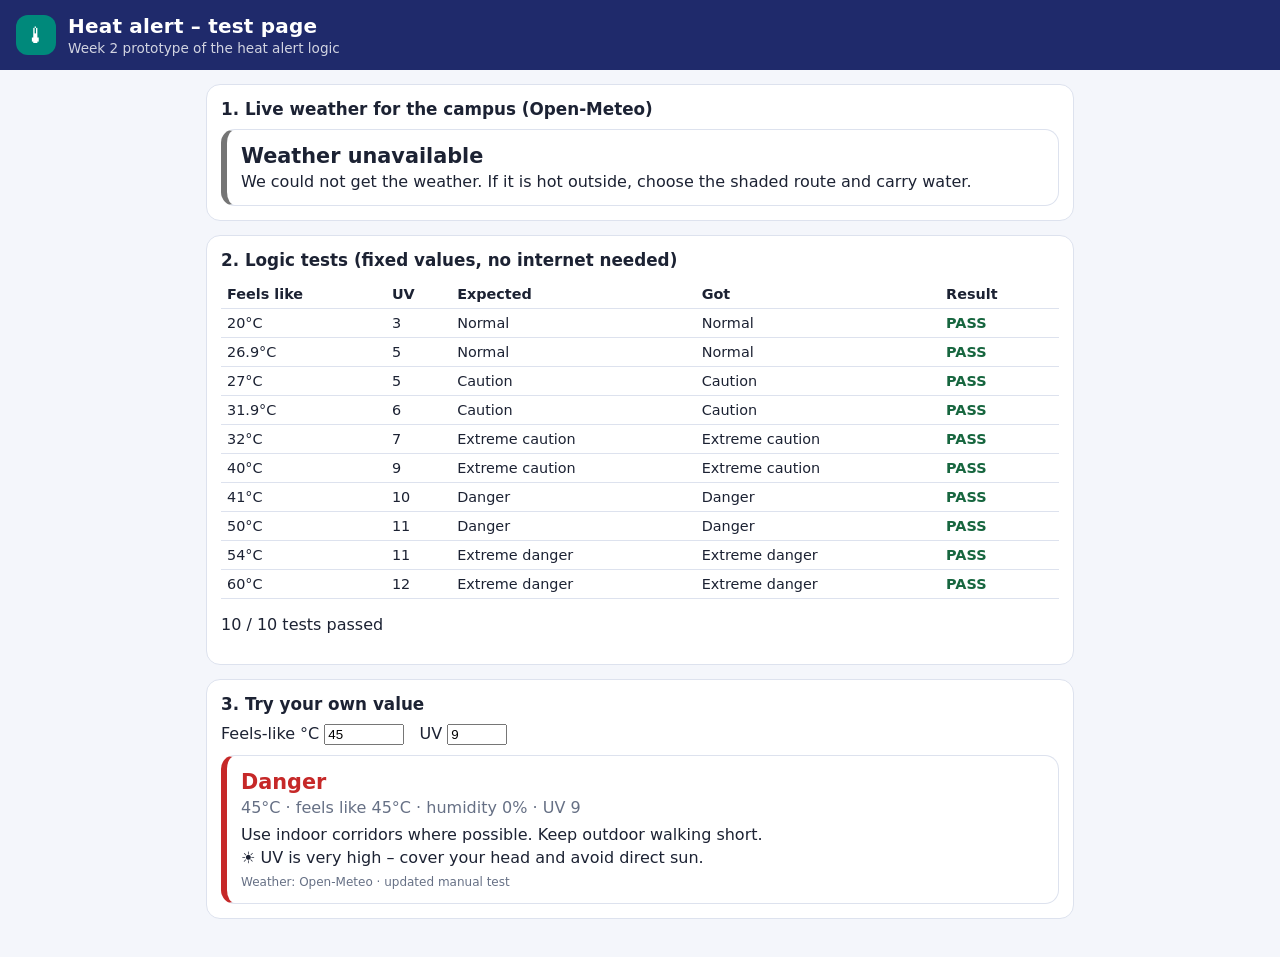
<file: heat-test.html>
<!DOCTYPE html>
<html lang="en">
<head>
  <meta charset="UTF-8">
  <meta name="viewport" content="width=device-width, initial-scale=1">
  <title>CoolPath – Heat Alert Test</title>
  <link rel="stylesheet" href="css/style.css">
  <style>
    .card { background: #fff; border: 1px solid var(--border); border-radius: 14px; padding: 14px; margin-bottom: 14px; }
    .heat-level { font-size: 1.3rem; font-weight: 700; }
    .heat-numbers { margin: 4px 0 8px; color: var(--muted); }
    .heat-advice { margin-top: 4px; }
    .heat-source { margin-top: 8px; font-size: .75rem; color: var(--muted); }
    table { width: 100%; border-collapse: collapse; font-size: .9rem; }
    th, td { text-align: left; padding: 6px; border-bottom: 1px solid var(--border); }
    .pass { color: #17663f; font-weight: 700; }
    .fail { color: #c62828; font-weight: 700; }
    h2 { font-size: 1.05rem; margin: 0 0 10px; }
  </style>
</head>
<body>
  <header class="topbar"><div class="brand"><span class="logo">🌡</span>
    <div><h1>Heat alert – test page</h1><p class="subtitle">Week 2 prototype of the heat alert logic</p></div></div>
  </header>
  <main>
    <section class="card">
      <h2>1. Live weather for the campus (Open-Meteo)</h2>
      <div id="heat-alert" class="card" style="margin:0">Loading weather…</div>
    </section>

    <section class="card">
      <h2>2. Logic tests (fixed values, no internet needed)</h2>
      <table>
        <thead><tr><th>Feels like</th><th>UV</th><th>Expected</th><th>Got</th><th>Result</th></tr></thead>
        <tbody id="tests"></tbody>
      </table>
      <p id="summary"></p>
    </section>

    <section class="card">
      <h2>3. Try your own value</h2>
      <label>Feels-like °C <input id="try-temp" type="number" value="45" style="width:80px"></label>
      <label style="margin-left:10px">UV <input id="try-uv" type="number" value="9" style="width:60px"></label>
      <div id="try-out" class="card" style="margin:10px 0 0"></div>
    </section>
  </main>

  <script src="js/config.js"></script>
  <script src="js/heat.js"></script>
  <script>
    const H = window.CoolPathHeat;
    const loc = window.COOLPATH_CONFIG.campusLocation;

    // 1. Live weather
    const box = document.getElementById("heat-alert");
    H.fetchWeather(loc.lat, loc.lng)
      .then(w => H.render(box, w))
      .catch(err => { console.error(err); H.renderOffline(box); });

    // 2. Automatic tests
    const cases = [
      [20, 3, "Normal"], [26.9, 5, "Normal"], [27, 5, "Caution"], [31.9, 6, "Caution"],
      [32, 7, "Extreme caution"], [40, 9, "Extreme caution"], [41, 10, "Danger"],
      [50, 11, "Danger"], [54, 11, "Extreme danger"], [60, 12, "Extreme danger"]
    ];
    let passed = 0;
    const tbody = document.getElementById("tests");
    cases.forEach(([t, uv, expected]) => {
      const got = H.classify(t, uv).label;
      const ok = got === expected;
      if (ok) passed++;
      tbody.insertAdjacentHTML("beforeend",
        `<tr><td>${t}°C</td><td>${uv}</td><td>${expected}</td><td>${got}</td>
         <td class="${ok ? "pass" : "fail"}">${ok ? "PASS" : "FAIL"}</td></tr>`);
    });
    document.getElementById("summary").textContent = `${passed} / ${cases.length} tests passed`;

    // 3. Manual try
    function tryIt() {
      const t = Number(document.getElementById("try-temp").value);
      const uv = Number(document.getElementById("try-uv").value);
      H.render(document.getElementById("try-out"),
        { temperature: t, feelsLike: t, humidity: 0, uv, time: "manual test" });
    }
    document.getElementById("try-temp").addEventListener("input", tryIt);
    document.getElementById("try-uv").addEventListener("input", tryIt);
    tryIt();
  </script>
</body>
</html>
</file>
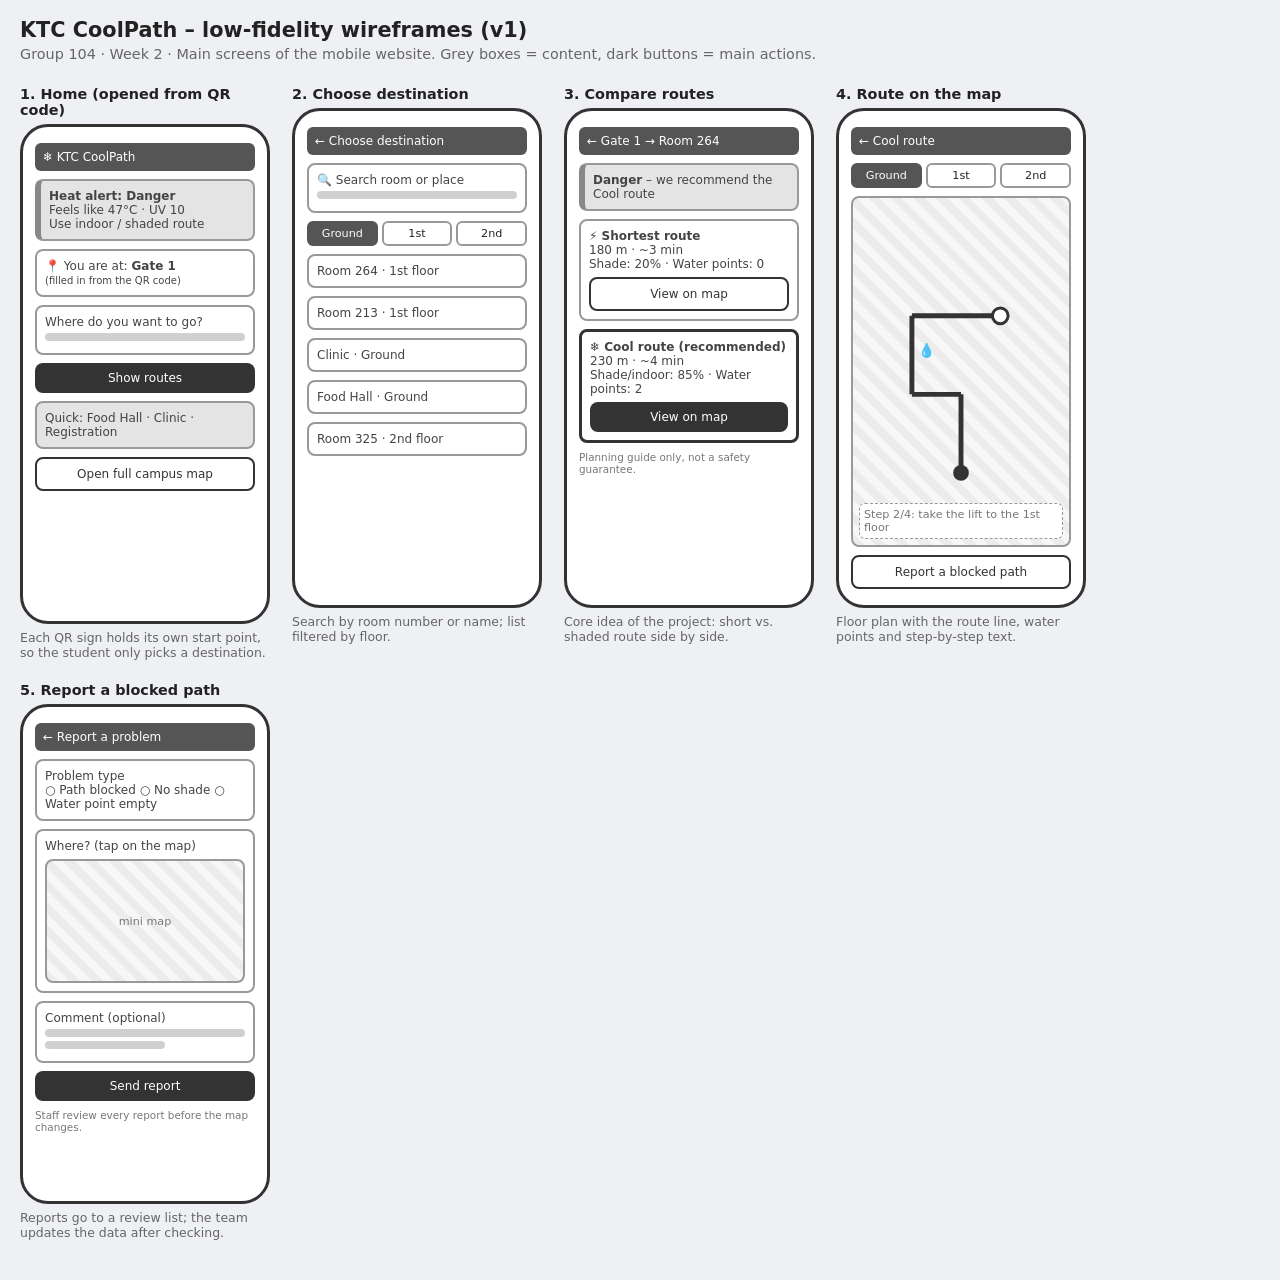
<file: docs/wireframes.html>
<!DOCTYPE html>
<html lang="en">
<head>
  <meta charset="UTF-8">
  <meta name="viewport" content="width=device-width, initial-scale=1">
  <title>CoolPath – Wireframes</title>
  <style>
    body { margin:0; font-family: system-ui, -apple-system, "Segoe UI", Roboto, Arial, sans-serif; background:#eef0f4; color:#222; }
    header { padding:18px 20px 6px; }
    header h1 { margin:0; font-size:1.3rem; }
    header p { margin:4px 0 0; color:#666; font-size:.9rem; }
    .row { display:flex; flex-wrap:wrap; gap:22px; padding:18px 20px 40px; }
    .screen { width:250px; }
    .screen h2 { font-size:.9rem; margin:0 0 6px; }
    .screen .desc { font-size:.78rem; color:#666; margin:6px 0 0; }
    .phone { width:250px; height:500px; background:#fff; border:3px solid #333; border-radius:28px; padding:16px 12px; box-sizing:border-box; display:flex; flex-direction:column; gap:8px; overflow:hidden; }
    .bar { height:28px; background:#555; border-radius:6px; color:#fff; font-size:.75rem; display:flex; align-items:center; padding:0 8px; }
    .box { border:2px solid #999; border-radius:8px; padding:8px; font-size:.75rem; color:#444; }
    .fill { background:#e4e4e4; }
    .alert { border-left:6px solid #888; }
    .btn { background:#333; color:#fff; border-radius:8px; text-align:center; padding:8px; font-size:.75rem; }
    .btn.ghost { background:#fff; color:#333; border:2px solid #333; }
    .map { flex:1; background: repeating-linear-gradient(45deg,#ececec,#ececec 8px,#f7f7f7 8px,#f7f7f7 16px); border:2px solid #999; border-radius:8px; position:relative; font-size:.7rem; color:#777; display:flex; align-items:center; justify-content:center; }
    .tabs { display:flex; gap:4px; } .tabs span { flex:1; text-align:center; border:2px solid #999; border-radius:6px; font-size:.7rem; padding:4px 0; }
    .tabs span.on { background:#555; color:#fff; border-color:#555; }
    .line { height:8px; background:#d0d0d0; border-radius:4px; margin:4px 0; }
    .line.s { width:60%; }
    .note { position:absolute; bottom:6px; left:6px; right:6px; background:#fff; border:1px dashed #999; padding:4px; border-radius:6px; }
    svg { position:absolute; inset:0; }
  </style>
</head>
<body>
  <header>
    <h1>KTC CoolPath – low-fidelity wireframes (v1)</h1>
    <p>Group 104 · Week 2 · Main screens of the mobile website. Grey boxes = content, dark buttons = main actions.</p>
  </header>

  <div class="row">
    <!-- 1 -->
    <div class="screen">
      <h2>1. Home (opened from QR code)</h2>
      <div class="phone">
        <div class="bar">❄ KTC CoolPath</div>
        <div class="box alert fill"><strong>Heat alert: Danger</strong><br>Feels like 47°C · UV 10<br>Use indoor / shaded route</div>
        <div class="box">📍 You are at: <strong>Gate 1</strong><br><small>(filled in from the QR code)</small></div>
        <div class="box">Where do you want to go?<div class="line"></div></div>
        <div class="btn">Show routes</div>
        <div class="box fill">Quick: Food Hall · Clinic · Registration</div>
        <div class="btn ghost">Open full campus map</div>
      </div>
      <p class="desc">Each QR sign holds its own start point, so the student only picks a destination.</p>
    </div>

    <!-- 2 -->
    <div class="screen">
      <h2>2. Choose destination</h2>
      <div class="phone">
        <div class="bar">← Choose destination</div>
        <div class="box">🔍 Search room or place<div class="line"></div></div>
        <div class="tabs"><span class="on">Ground</span><span>1st</span><span>2nd</span></div>
        <div class="box">Room 264 · 1st floor</div>
        <div class="box">Room 213 · 1st floor</div>
        <div class="box">Clinic · Ground</div>
        <div class="box">Food Hall · Ground</div>
        <div class="box">Room 325 · 2nd floor</div>
      </div>
      <p class="desc">Search by room number or name; list filtered by floor.</p>
    </div>

    <!-- 3 -->
    <div class="screen">
      <h2>3. Compare routes</h2>
      <div class="phone">
        <div class="bar">← Gate 1 → Room 264</div>
        <div class="box alert fill"><strong>Danger</strong> – we recommend the Cool route</div>
        <div class="box"><strong>⚡ Shortest route</strong><br>180 m · ~3 min<br>Shade: 20% · Water points: 0<div class="btn ghost" style="margin-top:6px">View on map</div></div>
        <div class="box" style="border-color:#333;border-width:3px"><strong>❄ Cool route (recommended)</strong><br>230 m · ~4 min<br>Shade/indoor: 85% · Water points: 2<div class="btn" style="margin-top:6px">View on map</div></div>
        <p style="font-size:.65rem;color:#777;margin:0">Planning guide only, not a safety guarantee.</p>
      </div>
      <p class="desc">Core idea of the project: short vs. shaded route side by side.</p>
    </div>

    <!-- 4 -->
    <div class="screen">
      <h2>4. Route on the map</h2>
      <div class="phone">
        <div class="bar">← Cool route</div>
        <div class="tabs"><span class="on">Ground</span><span>1st</span><span>2nd</span></div>
        <div class="map">
          <svg viewBox="0 0 220 300" preserveAspectRatio="none"><polyline points="110,280 110,200 60,200 60,120 150,120" fill="none" stroke="#333" stroke-width="5" stroke-dasharray="2 0"/><circle cx="110" cy="280" r="8" fill="#333"/><circle cx="150" cy="120" r="8" fill="#fff" stroke="#333" stroke-width="3"/><text x="66" y="160" font-size="14">💧</text></svg>
          <div class="note">Step 2/4: take the lift to the 1st floor</div>
        </div>
        <div class="btn ghost">Report a blocked path</div>
      </div>
      <p class="desc">Floor plan with the route line, water points and step-by-step text.</p>
    </div>

    <!-- 5 -->
    <div class="screen">
      <h2>5. Report a blocked path</h2>
      <div class="phone">
        <div class="bar">← Report a problem</div>
        <div class="box">Problem type<br>○ Path blocked ○ No shade ○ Water point empty</div>
        <div class="box">Where? (tap on the map)<div class="map" style="height:120px;flex:none;margin-top:6px">mini map</div></div>
        <div class="box">Comment (optional)<div class="line"></div><div class="line s"></div></div>
        <div class="btn">Send report</div>
        <p style="font-size:.65rem;color:#777;margin:0">Staff review every report before the map changes.</p>
      </div>
      <p class="desc">Reports go to a review list; the team updates the data after checking.</p>
    </div>
  </div>
</body>
</html>
</file>
<file: css/style.css>
/* =========================================================
   KTC CoolPath – styles (mobile first)
   ========================================================= */
:root {
  --navy: #1f2a6b;
  --navy-2: #2c3a8c;
  --teal: #00897b;
  --bg: #f4f6fb;
  --card: #ffffff;
  --text: #1c2233;
  --muted: #667085;
  --border: #dde2ee;
  --warn-bg: #fff4e5;
  --warn: #a15c00;
  --radius: 14px;
}

* { box-sizing: border-box; }

html, body {
  margin: 0;
  padding: 0;
  background: var(--bg);
  color: var(--text);
  font-family: system-ui, -apple-system, "Segoe UI", Roboto, Arial, sans-serif;
  -webkit-text-size-adjust: 100%;
}

/* ---------- top bar ---------- */
.topbar {
  background: var(--navy);
  color: #fff;
  padding: 14px 16px calc(14px) 16px;
  padding-top: max(14px, env(safe-area-inset-top));
}
.brand { display: flex; align-items: center; gap: 12px; }
.logo {
  width: 40px; height: 40px; border-radius: 12px;
  background: var(--teal); display: grid; place-items: center;
  font-size: 22px;
}
.topbar h1 { margin: 0; font-size: 1.25rem; letter-spacing: .2px; }
.subtitle { margin: 2px 0 0; font-size: .85rem; opacity: .8; }

main { max-width: 900px; margin: 0 auto; padding: 14px 16px 24px; }

/* ---------- search ---------- */
.search-row { position: relative; margin-bottom: 12px; }
#search {
  width: 100%;
  padding: 12px 14px;
  font-size: 16px;               /* 16px stops iPhone from zooming in */
  border: 1px solid var(--border);
  border-radius: var(--radius);
  background: var(--card);
}
#search:focus { outline: 2px solid var(--navy-2); outline-offset: 1px; }
.search-results {
  position: absolute; z-index: 1000; left: 0; right: 0; top: 100%;
  margin: 4px 0 0; padding: 4px 0; list-style: none;
  background: var(--card); border: 1px solid var(--border); border-radius: 12px;
  box-shadow: 0 8px 24px rgba(20, 30, 70, .12);
}
.search-results li { padding: 10px 14px; cursor: pointer; }
.search-results li:hover { background: var(--bg); }
.search-results li.muted { color: var(--muted); cursor: default; }

/* ---------- floor tabs ---------- */
.tabs {
  display: grid; grid-template-columns: repeat(4, 1fr); gap: 4px;
  background: #e6eaf5; padding: 4px; border-radius: var(--radius);
  margin-bottom: 10px;
}
.tabs button {
  border: 0; background: transparent; padding: 10px 4px;
  font-size: .95rem; font-weight: 600; color: #3d4766;
  border-radius: 10px; cursor: pointer;
}
.tabs button.active { background: var(--navy); color: #fff; }

/* ---------- filters ---------- */
.filters {
  display: flex; flex-wrap: wrap; gap: 6px; margin-bottom: 10px;
}
.filters label {
  display: inline-flex; align-items: center; gap: 6px;
  background: var(--card); border: 1px solid var(--border);
  padding: 6px 10px; border-radius: 999px; font-size: .85rem; cursor: pointer;
}
.filters input { margin: 0; }
.dot { width: 10px; height: 10px; border-radius: 50%; display: inline-block; }
.dot.gate { background: #f08a24; }
.dot.water { background: #1e88e5; }
.dot.facility { background: #2e9e6a; }
.dot.room { background: #1f2a6b; }
.dot.elevator { background: #8a6d3b; }
.dot.restroom { background: #c9a227; }

/* ---------- map ---------- */
.map {
  width: 100%;
  height: 52vh;
  min-height: 340px;
  border-radius: var(--radius);
  border: 1px solid var(--border);
  background: #fff;
  overflow: hidden;
}
.leaflet-container { background: #fff; font: inherit; }
.icon-tip {
  background: transparent; border: 0; box-shadow: none; font-size: 13px; padding: 0;
}
.icon-tip::before { display: none; }

/* ---------- badges, notes ---------- */
.legend-note { font-size: .82rem; color: var(--muted); margin: 10px 0; }
.badge { font-size: .75rem; padding: 2px 8px; border-radius: 999px; white-space: nowrap; }
.badge.verified { background: #e3f6ec; color: #17663f; }
.badge.unverified { background: var(--warn-bg); color: var(--warn); }

.alert {
  background: var(--warn-bg); color: var(--warn);
  border: 1px solid #f5d3a3; border-radius: 12px;
  padding: 12px 14px; margin-bottom: 12px; font-size: .9rem;
}

.disclaimer { font-size: .8rem; color: var(--muted); text-align: center; margin-top: 18px; }

/* ---------- dev panel ---------- */
.dev-panel {
  margin-top: 12px; padding: 12px 14px; background: #111827; color: #e5e7eb;
  border-radius: var(--radius);
}
.dev-panel h2 { margin: 0 0 6px; font-size: 1rem; }
.dev-panel p { margin: 0 0 8px; font-size: .85rem; opacity: .8; }
.dev-panel code {
  display: block; padding: 8px; background: #000; border-radius: 8px;
  font-size: .85rem; word-break: break-all; margin-bottom: 8px;
}
.dev-panel button {
  border: 0; background: var(--teal); color: #fff; padding: 8px 14px;
  border-radius: 8px; font-weight: 600; cursor: pointer;
}

.footer { text-align: center; font-size: .78rem; color: var(--muted); padding: 16px; }

@media (min-width: 760px) {
  .map { height: 70vh; }
}
</file>
